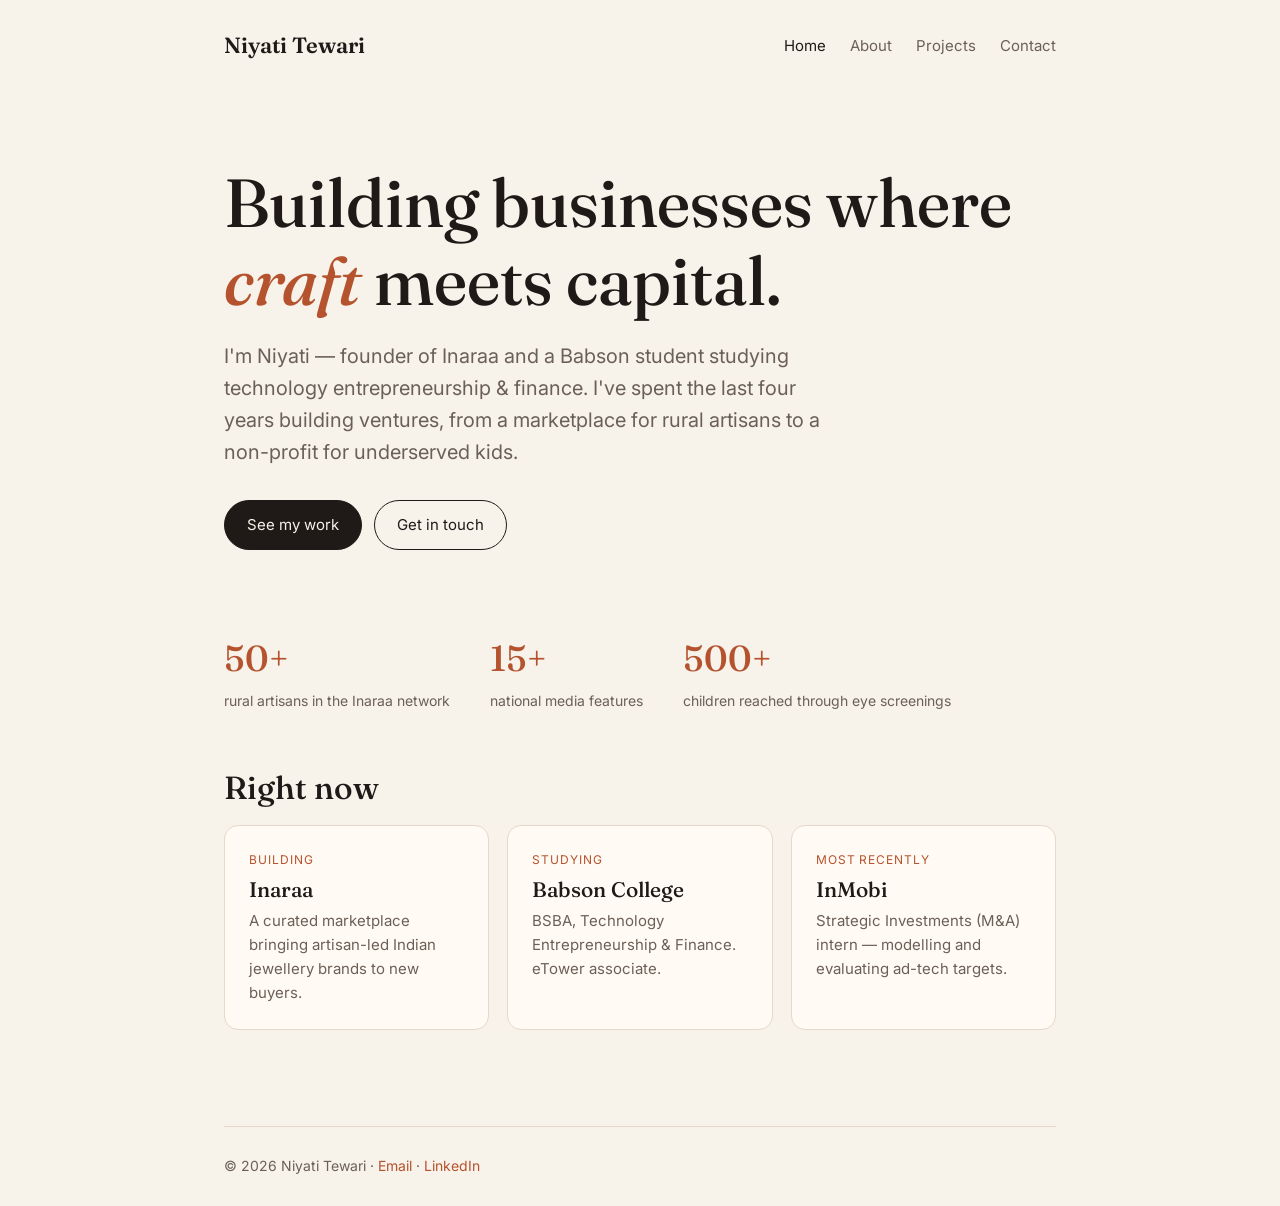
<file: index.html>
<!DOCTYPE html>
<html lang="en"><head><meta charset="UTF-8"><meta name="viewport" content="width=device-width,initial-scale=1">
<title>Niyati Tewari</title><meta name="description" content="Niyati Tewari — founder of Inaraa, Babson student in technology entrepreneurship and finance.">
<link rel="preconnect" href="https://fonts.googleapis.com"><link href="https://fonts.googleapis.com/css2?family=Fraunces:ital,wght@0,400;0,500;0,600;1,500&family=Inter:wght@400;500&display=swap" rel="stylesheet">
<link rel="stylesheet" href="style.css"></head><body><div class="wrap">
<nav><a class="logo" href="index.html">Niyati Tewari</a><ul><li><a href="index.html" class=active>Home</a></li><li><a href="about.html">About</a></li><li><a href="projects.html">Projects</a></li><li><a href="contact.html">Contact</a></li></ul></nav>
<h1>Building businesses where <em>craft</em> meets capital.</h1>
<p class="lede">I'm Niyati — founder of Inaraa and a Babson student studying technology entrepreneurship &amp; finance. I've spent the last four years building ventures, from a marketplace for rural artisans to a non-profit for underserved kids.</p>
<div class="btns"><a class="btn primary" href="projects.html">See my work</a><a class="btn" href="contact.html">Get in touch</a></div>
<div class="stats"><div><b>50+</b><span>rural artisans in the Inaraa network</span></div><div><b>15+</b><span>national media features</span></div><div><b>500+</b><span>children reached through eye screenings</span></div></div>
<h2>Right now</h2>
<div class="grid">
<div class="card"><span class="tag">Building</span><h3>Inaraa</h3><p>A curated marketplace bringing artisan-led Indian jewellery brands to new buyers.</p></div>
<div class="card"><span class="tag">Studying</span><h3>Babson College</h3><p>BSBA, Technology Entrepreneurship &amp; Finance. eTower associate.</p></div>
<div class="card"><span class="tag">Most recently</span><h3>InMobi</h3><p>Strategic Investments (M&amp;A) intern — modelling and evaluating ad-tech targets.</p></div>
</div>
<footer>© 2026 Niyati Tewari · <a href="mailto:niyati.tewari@gmail.com">Email</a> · <a href="https://linkedin.com/in/niyati-tewari" target="_blank">LinkedIn</a></footer>
</div></body></html>
</file>
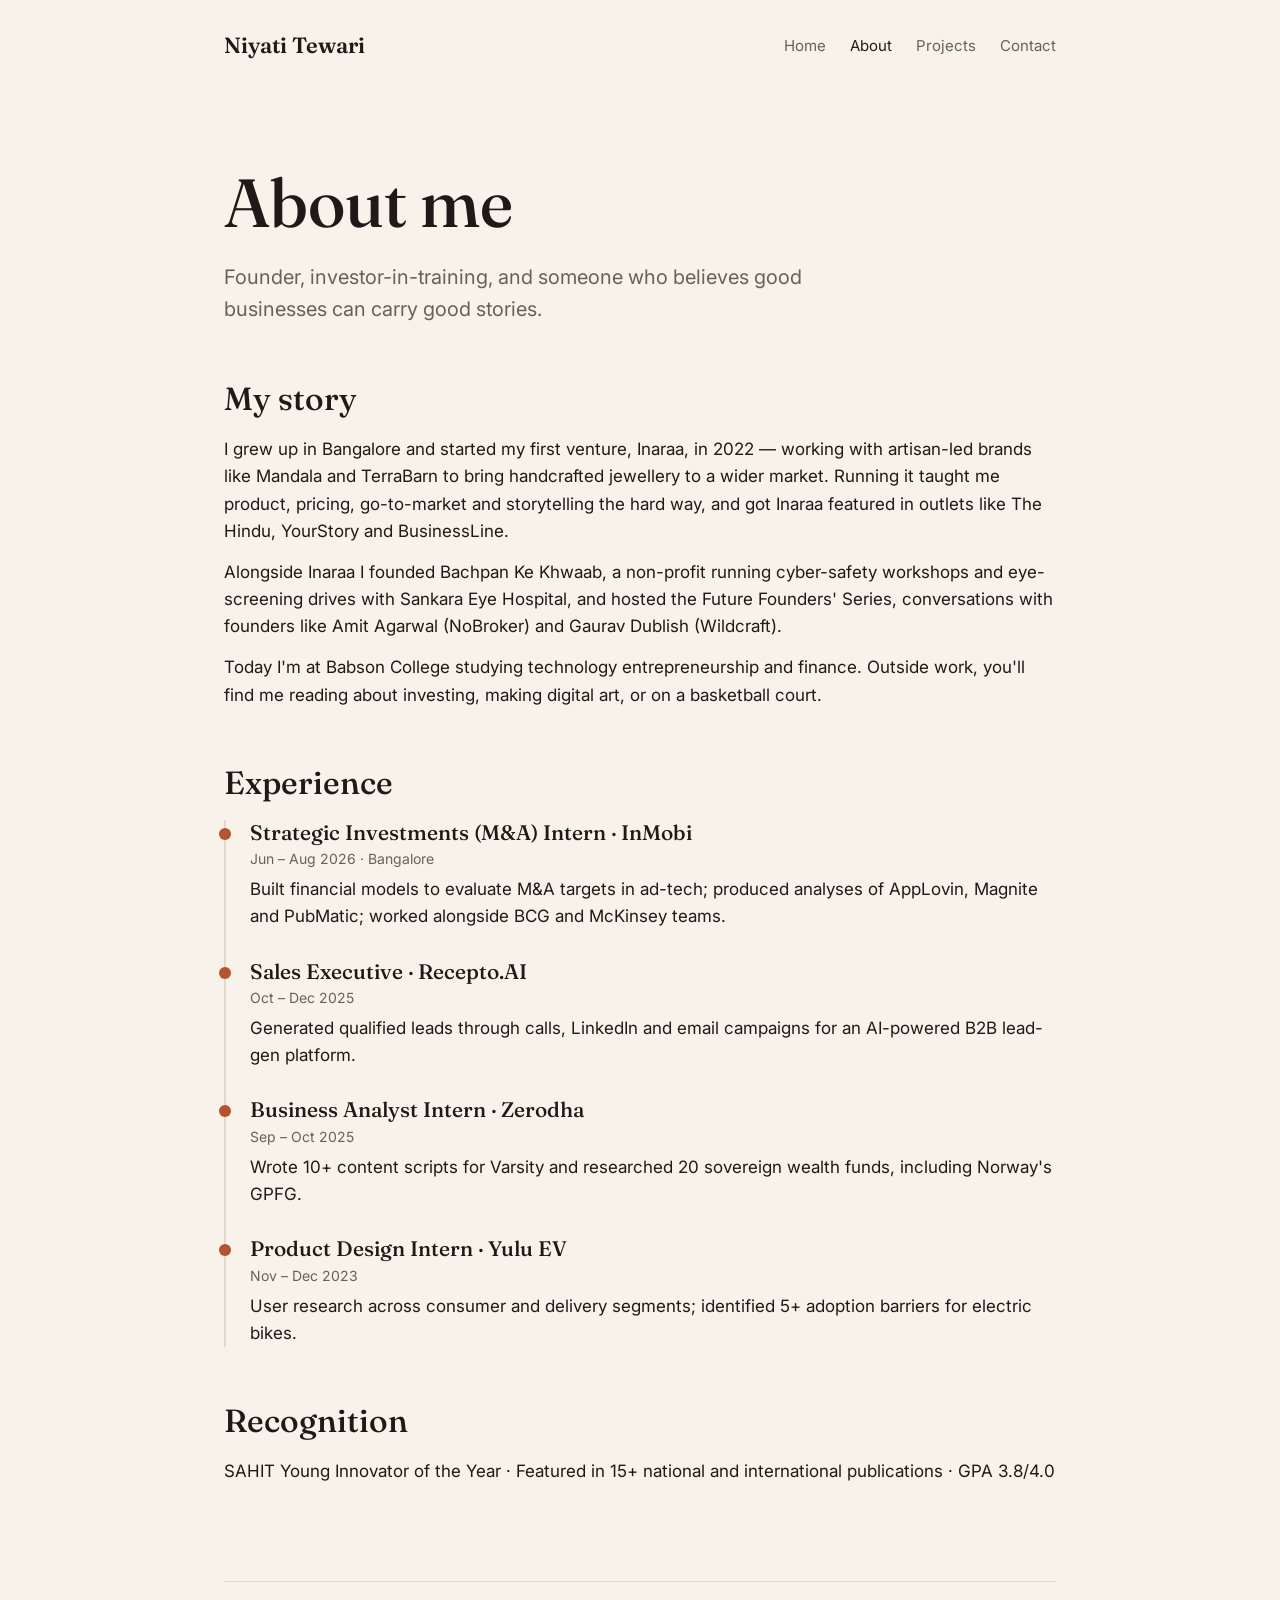
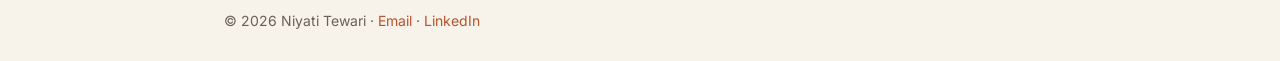
<file: about.html>
<!DOCTYPE html>
<html lang="en"><head><meta charset="UTF-8"><meta name="viewport" content="width=device-width,initial-scale=1">
<title>About · Niyati Tewari</title><meta name="description" content="Niyati Tewari — founder of Inaraa, Babson student in technology entrepreneurship and finance.">
<link rel="preconnect" href="https://fonts.googleapis.com"><link href="https://fonts.googleapis.com/css2?family=Fraunces:ital,wght@0,400;0,500;0,600;1,500&family=Inter:wght@400;500&display=swap" rel="stylesheet">
<link rel="stylesheet" href="style.css"></head><body><div class="wrap">
<nav><a class="logo" href="index.html">Niyati Tewari</a><ul><li><a href="index.html">Home</a></li><li><a href="about.html" class=active>About</a></li><li><a href="projects.html">Projects</a></li><li><a href="contact.html">Contact</a></li></ul></nav>
<h1>About me</h1>
<p class="lede">Founder, investor-in-training, and someone who believes good businesses can carry good stories.</p>
<h2>My story</h2>
<p>I grew up in Bangalore and started my first venture, Inaraa, in 2022 — working with artisan-led brands like Mandala and TerraBarn to bring handcrafted jewellery to a wider market. Running it taught me product, pricing, go-to-market and storytelling the hard way, and got Inaraa featured in outlets like The Hindu, YourStory and BusinessLine.</p>
<p>Alongside Inaraa I founded Bachpan Ke Khwaab, a non-profit running cyber-safety workshops and eye-screening drives with Sankara Eye Hospital, and hosted the Future Founders' Series, conversations with founders like Amit Agarwal (NoBroker) and Gaurav Dublish (Wildcraft).</p>
<p>Today I'm at Babson College studying technology entrepreneurship and finance. Outside work, you'll find me reading about investing, making digital art, or on a basketball court.</p>
<h2>Experience</h2>
<div class="timeline">
<div class="item"><h3>Strategic Investments (M&amp;A) Intern · InMobi</h3><div class="meta">Jun – Aug 2026 · Bangalore</div><p>Built financial models to evaluate M&amp;A targets in ad-tech; produced analyses of AppLovin, Magnite and PubMatic; worked alongside BCG and McKinsey teams.</p></div>
<div class="item"><h3>Sales Executive · Recepto.AI</h3><div class="meta">Oct – Dec 2025</div><p>Generated qualified leads through calls, LinkedIn and email campaigns for an AI-powered B2B lead-gen platform.</p></div>
<div class="item"><h3>Business Analyst Intern · Zerodha</h3><div class="meta">Sep – Oct 2025</div><p>Wrote 10+ content scripts for Varsity and researched 20 sovereign wealth funds, including Norway's GPFG.</p></div>
<div class="item"><h3>Product Design Intern · Yulu EV</h3><div class="meta">Nov – Dec 2023</div><p>User research across consumer and delivery segments; identified 5+ adoption barriers for electric bikes.</p></div>
</div>
<h2>Recognition</h2>
<p>SAHIT Young Innovator of the Year · Featured in 15+ national and international publications · GPA 3.8/4.0</p>
<footer>© 2026 Niyati Tewari · <a href="mailto:niyati.tewari@gmail.com">Email</a> · <a href="https://linkedin.com/in/niyati-tewari" target="_blank">LinkedIn</a></footer>
</div></body></html>
</file>
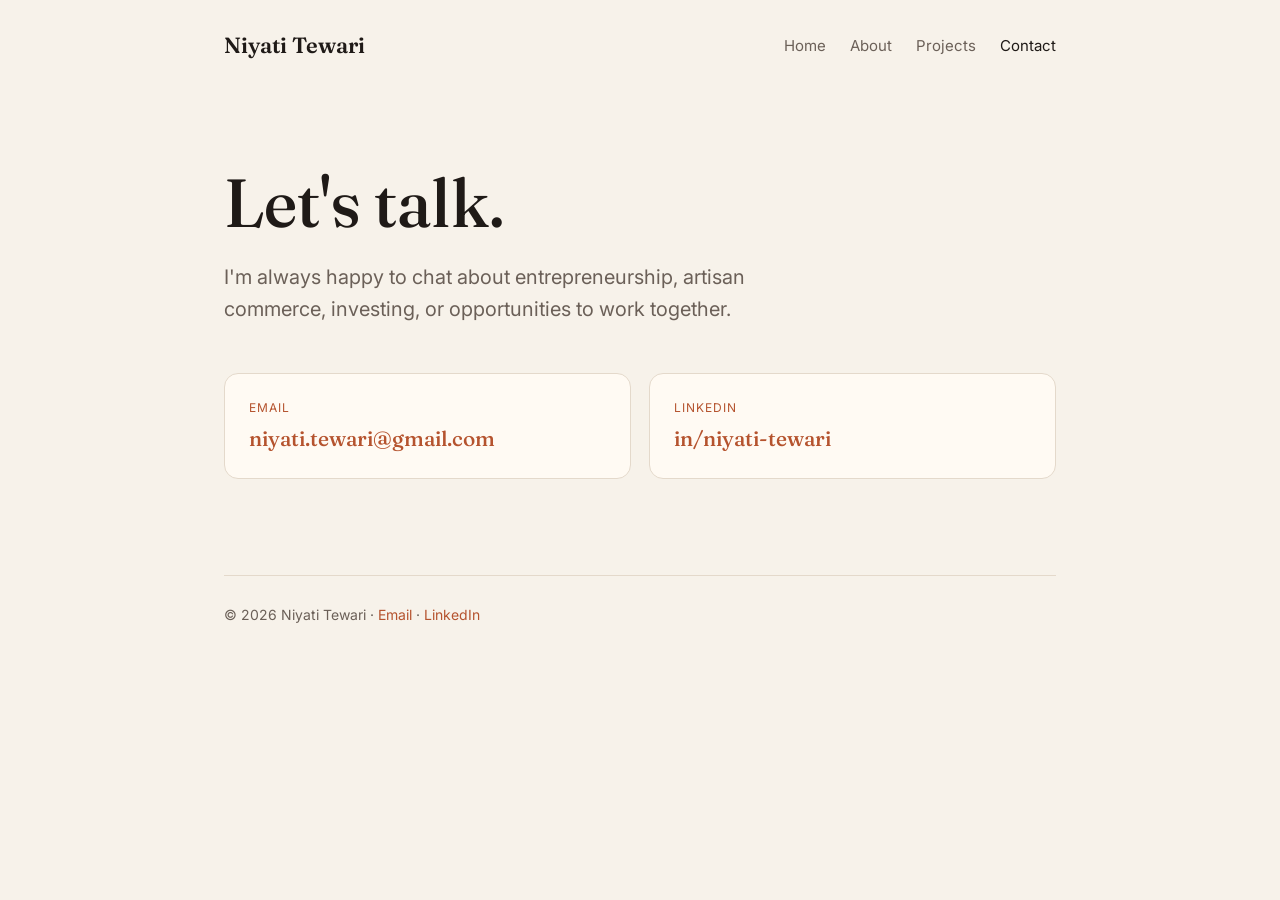
<file: contact.html>
<!DOCTYPE html>
<html lang="en"><head><meta charset="UTF-8"><meta name="viewport" content="width=device-width,initial-scale=1">
<title>Contact · Niyati Tewari</title><meta name="description" content="Niyati Tewari — founder of Inaraa, Babson student in technology entrepreneurship and finance.">
<link rel="preconnect" href="https://fonts.googleapis.com"><link href="https://fonts.googleapis.com/css2?family=Fraunces:ital,wght@0,400;0,500;0,600;1,500&family=Inter:wght@400;500&display=swap" rel="stylesheet">
<link rel="stylesheet" href="style.css"></head><body><div class="wrap">
<nav><a class="logo" href="index.html">Niyati Tewari</a><ul><li><a href="index.html">Home</a></li><li><a href="about.html">About</a></li><li><a href="projects.html">Projects</a></li><li><a href="contact.html" class=active>Contact</a></li></ul></nav>
<h1>Let's talk.</h1>
<p class="lede">I'm always happy to chat about entrepreneurship, artisan commerce, investing, or opportunities to work together.</p>
<div class="grid" style="margin-top:48px">
<div class="card"><span class="tag">Email</span><h3><a href="mailto:niyati.tewari@gmail.com">niyati.tewari@gmail.com</a></h3></div>
<div class="card"><span class="tag">LinkedIn</span><h3><a href="https://linkedin.com/in/niyati-tewari" target="_blank">in/niyati-tewari</a></h3></div>
</div>
<footer>© 2026 Niyati Tewari · <a href="mailto:niyati.tewari@gmail.com">Email</a> · <a href="https://linkedin.com/in/niyati-tewari" target="_blank">LinkedIn</a></footer>
</div></body></html>
</file>
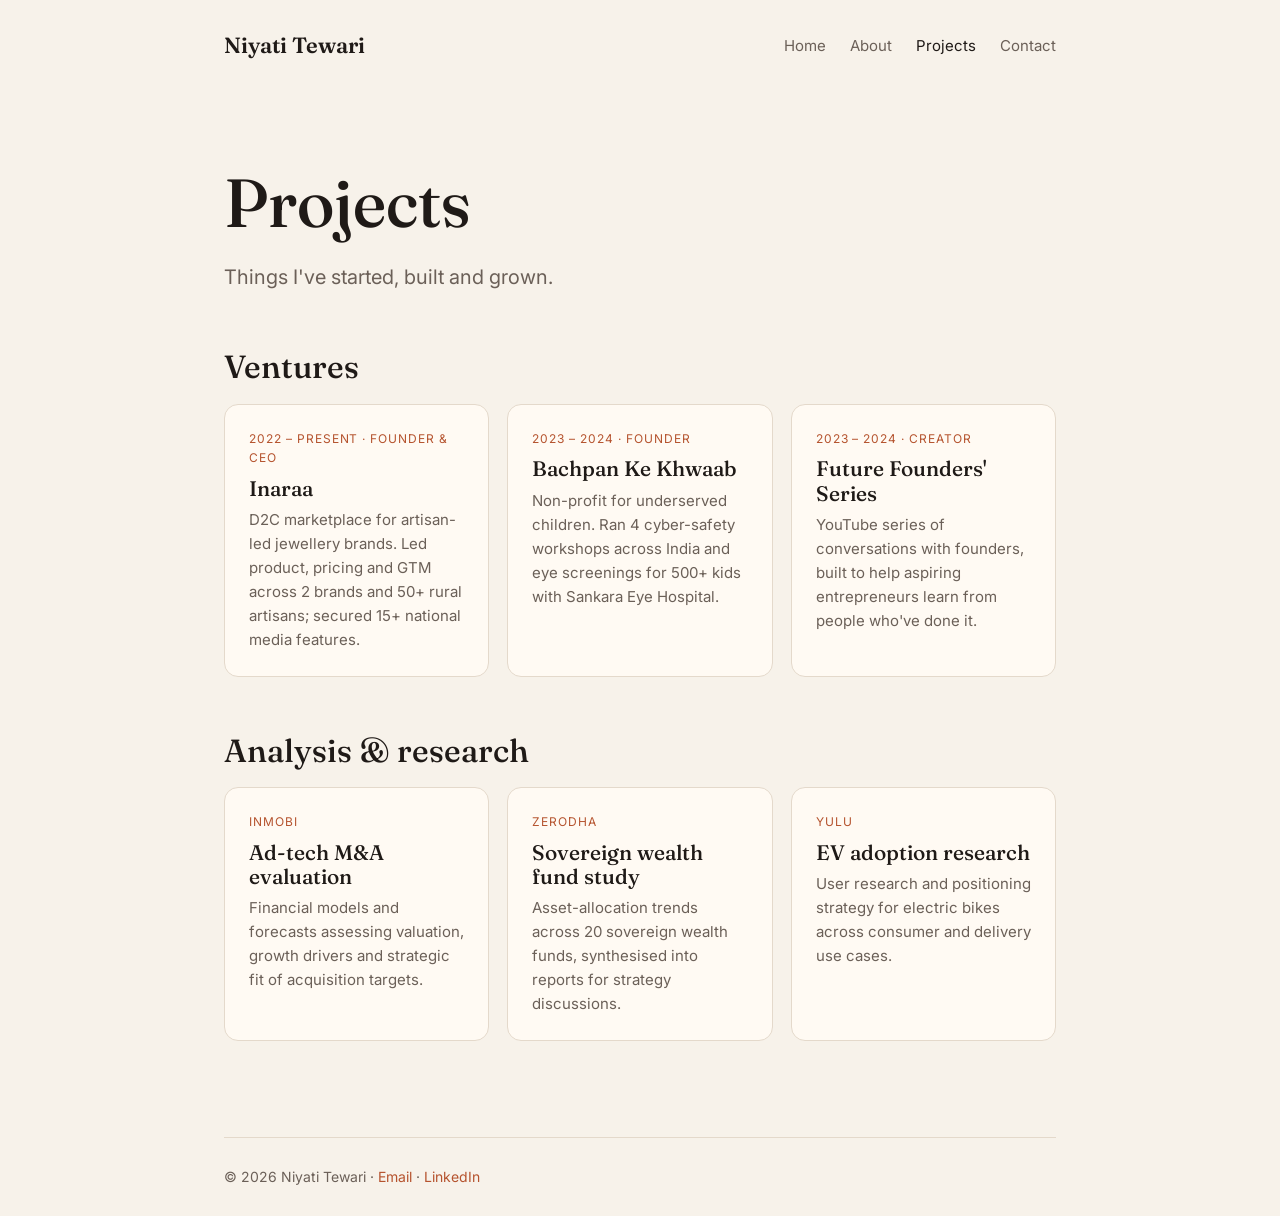
<file: projects.html>
<!DOCTYPE html>
<html lang="en"><head><meta charset="UTF-8"><meta name="viewport" content="width=device-width,initial-scale=1">
<title>Projects · Niyati Tewari</title><meta name="description" content="Niyati Tewari — founder of Inaraa, Babson student in technology entrepreneurship and finance.">
<link rel="preconnect" href="https://fonts.googleapis.com"><link href="https://fonts.googleapis.com/css2?family=Fraunces:ital,wght@0,400;0,500;0,600;1,500&family=Inter:wght@400;500&display=swap" rel="stylesheet">
<link rel="stylesheet" href="style.css"></head><body><div class="wrap">
<nav><a class="logo" href="index.html">Niyati Tewari</a><ul><li><a href="index.html">Home</a></li><li><a href="about.html">About</a></li><li><a href="projects.html" class=active>Projects</a></li><li><a href="contact.html">Contact</a></li></ul></nav>
<h1>Projects</h1>
<p class="lede">Things I've started, built and grown.</p>
<h2>Ventures</h2>
<div class="grid">
<div class="card"><span class="tag">2022 – present · Founder &amp; CEO</span><h3>Inaraa</h3><p>D2C marketplace for artisan-led jewellery brands. Led product, pricing and GTM across 2 brands and 50+ rural artisans; secured 15+ national media features.</p></div>
<div class="card"><span class="tag">2023 – 2024 · Founder</span><h3>Bachpan Ke Khwaab</h3><p>Non-profit for underserved children. Ran 4 cyber-safety workshops across India and eye screenings for 500+ kids with Sankara Eye Hospital.</p></div>
<div class="card"><span class="tag">2023 – 2024 · Creator</span><h3>Future Founders' Series</h3><p>YouTube series of conversations with founders, built to help aspiring entrepreneurs learn from people who've done it.</p></div>
</div>
<h2>Analysis &amp; research</h2>
<div class="grid">
<div class="card"><span class="tag">InMobi</span><h3>Ad-tech M&amp;A evaluation</h3><p>Financial models and forecasts assessing valuation, growth drivers and strategic fit of acquisition targets.</p></div>
<div class="card"><span class="tag">Zerodha</span><h3>Sovereign wealth fund study</h3><p>Asset-allocation trends across 20 sovereign wealth funds, synthesised into reports for strategy discussions.</p></div>
<div class="card"><span class="tag">Yulu</span><h3>EV adoption research</h3><p>User research and positioning strategy for electric bikes across consumer and delivery use cases.</p></div>
</div>
<footer>© 2026 Niyati Tewari · <a href="mailto:niyati.tewari@gmail.com">Email</a> · <a href="https://linkedin.com/in/niyati-tewari" target="_blank">LinkedIn</a></footer>
</div></body></html>
</file>
<file: style.css>
:root{--bg:#f7f2ea;--ink:#1f1a17;--muted:#6b6058;--accent:#b5532e;--card:#fffaf3;--line:#e4d9cb}
*{box-sizing:border-box;margin:0;padding:0}
body{background:var(--bg);color:var(--ink);font-family:"Inter",system-ui,sans-serif;line-height:1.6;font-size:17px}
a{color:var(--accent);text-decoration:none}a:hover{text-decoration:underline}
.wrap{max-width:880px;margin:0 auto;padding:0 24px}
nav{display:flex;justify-content:space-between;align-items:center;padding:28px 0}
nav .logo{font-family:"Fraunces",serif;font-size:22px;font-weight:600;color:var(--ink)}
nav ul{display:flex;gap:24px;list-style:none}
nav ul a{color:var(--muted);font-size:15px}nav ul a.active,nav ul a:hover{color:var(--ink);text-decoration:none}
h1,h2,h3{font-family:"Fraunces",serif;font-weight:500;line-height:1.15}
h1{font-size:clamp(40px,7vw,68px);margin:72px 0 20px}
h1 em{color:var(--accent);font-style:italic}
h2{font-size:32px;margin:56px 0 18px}
h3{font-size:21px;margin-bottom:4px}
.lede{font-size:20px;color:var(--muted);max-width:620px}
.btns{margin:32px 0 80px;display:flex;gap:12px;flex-wrap:wrap}
.btn{padding:12px 22px;border-radius:999px;border:1px solid var(--ink);color:var(--ink);font-size:15px}
.btn.primary{background:var(--ink);color:var(--bg)}.btn:hover{text-decoration:none;opacity:.85}
.grid{display:grid;grid-template-columns:repeat(auto-fit,minmax(250px,1fr));gap:18px}
.card{background:var(--card);border:1px solid var(--line);border-radius:14px;padding:24px}
.card .tag{font-size:12px;letter-spacing:.08em;text-transform:uppercase;color:var(--accent);margin-bottom:8px;display:block}
.card p{color:var(--muted);font-size:15px;margin-top:8px}
.stats{display:flex;gap:40px;flex-wrap:wrap;margin:8px 0 40px}
.stats b{display:block;font-family:"Fraunces",serif;font-size:36px;font-weight:500;color:var(--accent)}
.stats span{color:var(--muted);font-size:14px}
.timeline{border-left:2px solid var(--line);padding-left:24px}
.item{margin-bottom:28px;position:relative}
.item:before{content:"";position:absolute;left:-31px;top:8px;width:12px;height:12px;border-radius:50%;background:var(--accent)}
.item .meta{color:var(--muted);font-size:14px}
.item p{margin-top:6px}
p+p{margin-top:14px}
footer{border-top:1px solid var(--line);margin-top:96px;padding:28px 0;color:var(--muted);font-size:14px}
@media(max-width:600px){nav{flex-direction:column;gap:12px}nav ul{gap:16px}}
</file>
